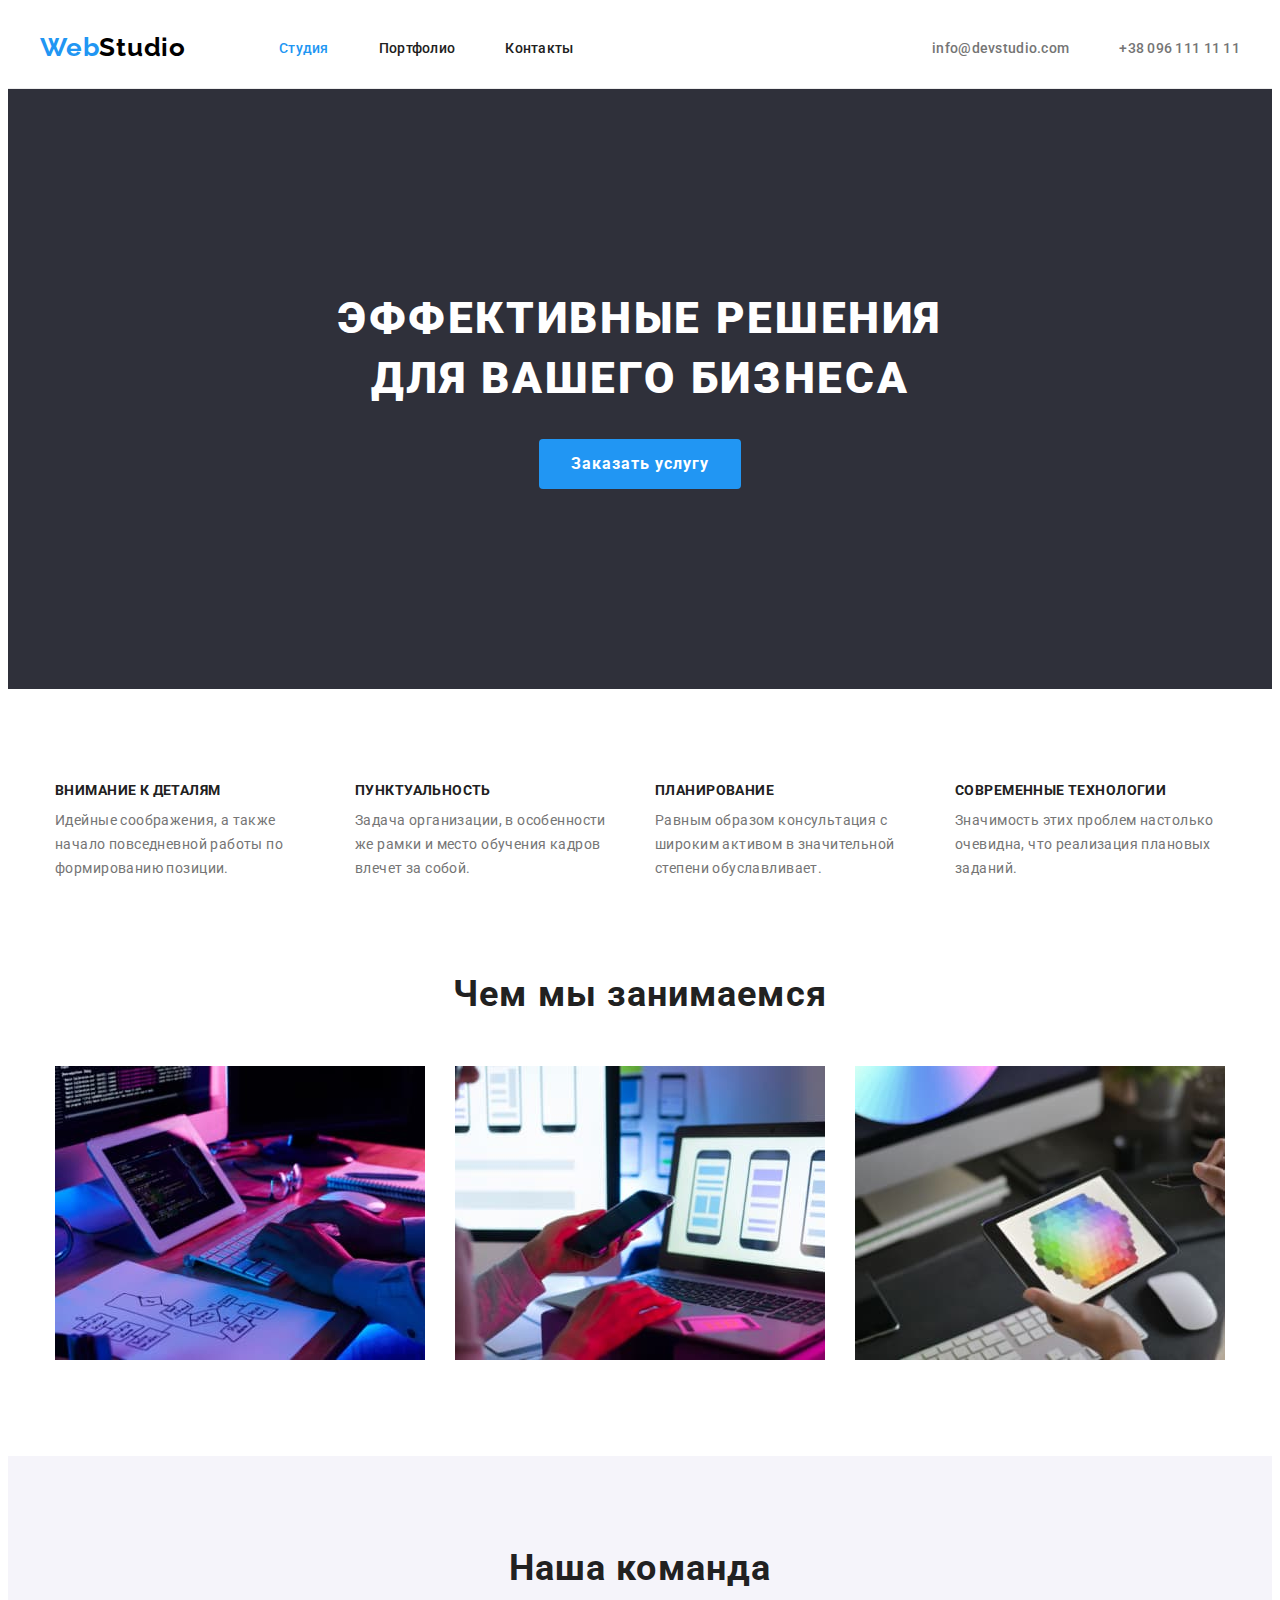
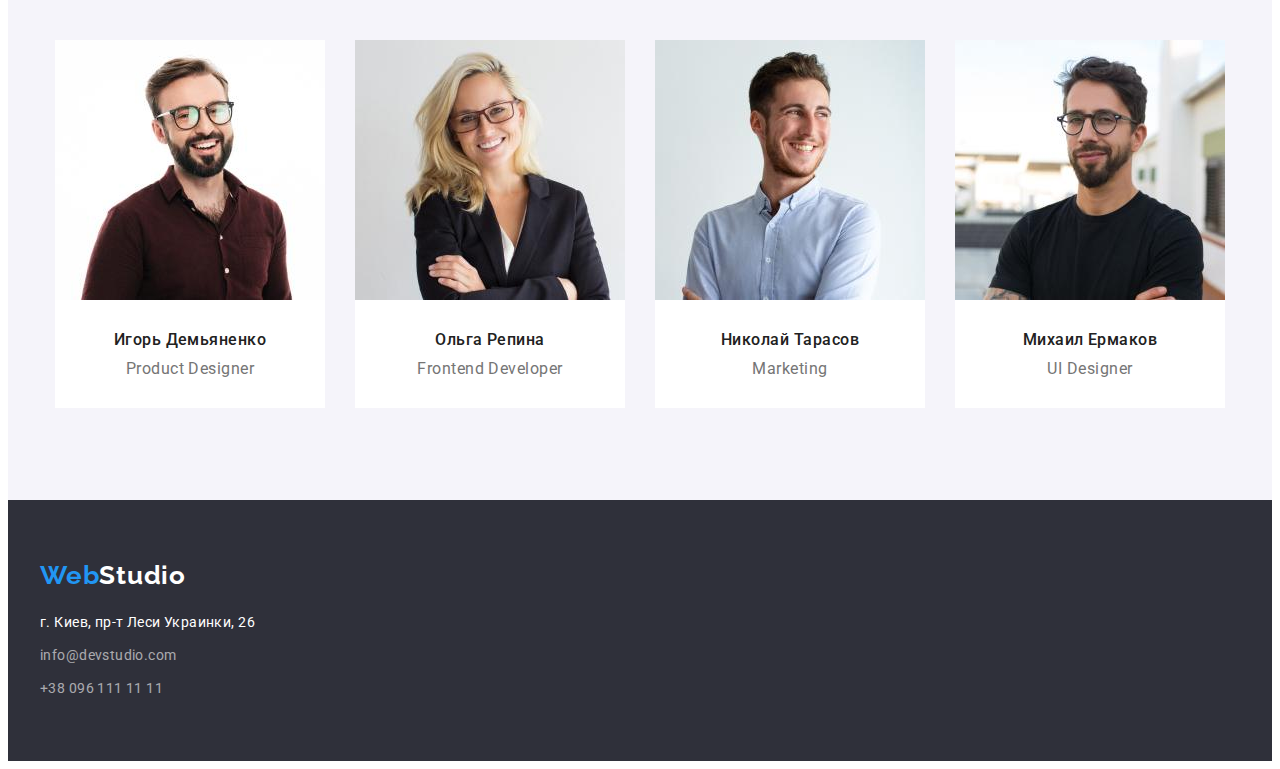
<file: index.html>
<!DOCTYPE html>
<html lang="ru">
  <head>
    <meta charset="UTF-8" />
    <meta http-equiv="X-UA-Compatible" content="IE=edge" />
    <meta name="viewport" content="width=device-width, initial-scale=1.0" />
    <title>WebStudio</title>
    <link rel="preconnect" href="https://fonts.googleapis.com" />
    <link rel="preconnect" href="https://fonts.gstatic.com" crossorigin />
    <link
      href="https://fonts.googleapis.com/css2?family=Raleway:wght@700&family=Roboto:wght@400;500;700;900&display=swap"
      rel="stylesheet"
    />
    <link
      rel="stylesheet"
      href="https://cdnjs.cloudflare.com/ajax/libs/modern-normalize/1.1.0/modern-normalize.min.css"
      integrity="sha512-wpPYUAdjBVSE4KJnH1VR1HeZfpl1ub8YT/NKx4PuQ5NmX2tKuGu6U/JRp5y+Y8XG2tV+wKQpNHVUX03MfMFn9Q=="
      crossorigin="anonymous"
      referrerpolicy="no-referrer"
    />
    <link rel="stylesheet" href="./css/style.css" />
  </head>
  <body>
    <header class="header">
      <div class="flex-header container">
        <nav class="header-navigation">
          <a class="header-logo link" href="">
            Web<span class="header-studio">Studio</span></a
          >
          <ul class="header-list list">
            <li class="header-item">
              <a href="./index.html" class="header-link link current">Студия</a>
            </li>
            <li class="header-item">
              <a href="./portfolio.html" class="header-link link">Портфолио</a>
            </li>
            <li class="header-item">
              <a href="" class="header-link link">Контакты</a>
            </li>
          </ul>
        </nav>
        <ul class="header-curent list">
          <li class="header-items">
            <a href="mailto:info@devstudio.com" class="text-item link"
              >info@devstudio.com</a
            >
          </li>
          <li class="header-items">
            <a href="tel:+380961111111" class="text-item link"
              >+38 096 111 11 11</a
            >
          </li>
        </ul>
      </div>
    </header>
    <main>
      <section class="hero">
        <div class="container">
          <h1 class="hero-title">Эффективные решения для вашего бизнеса</h1>
          <button class="hero-btn" type="button">Заказать услугу</button>
        </div>
      </section>
      <section class="features">
        <div class="container">
          <h2 hidden class="">Список</h2>
          <ul class="lists list text-list">
            <li>
              <h3 class="title-features">Внимание к деталям</h3>
              <p class="text">
                Идейные соображения, а также начало повседневной работы по
                формированию позиции.
              </p>
            </li>
            <li>
              <h3 class="title-features">Пунктуальность</h3>
              <p class="text">
                Задача организации, в особенности же рамки и место обучения
                кадров влечет за собой.
              </p>
            </li>
            <li>
              <h3 class="title-features">Планирование</h3>
              <p class="text">
                Равным образом консультация с широким активом в значительной
                степени обуславливает.
              </p>
            </li>
            <li>
              <h3 class="title-features">Современные технологии</h3>
              <p class="text">
                Значимость этих проблем настолько очевидна, что реализация
                плановых заданий.
              </p>
            </li>
          </ul>
        </div>
      </section>
      <section class="team-section">
        <div class="container">
          <h2 class="heading">Чем мы занимаемся</h2>
          <ul class="lists list lists-wrap">
            <li>
              <img
                src="./images/box1.jpg"
                width="370"
                height="294"
                alt="наберает код"
              />
            </li>
            <li>
              <img
                src="./images/box2.jpg"
                width="370"
                height="294"
                alt="Проверка оптимизации на ноутбуке"
              />
            </li>
            <li>
              <img
                src="./images/box3.jpg"
                width="370"
                height="294"
                alt="Планшет на котором изображена цветовая гамма"
              />
            </li>
          </ul>
        </div>
      </section>
      <section class="team">
        <div class="container">
          <h2 class="team-list">Наша команда</h2>
          <ul class="team-text list">
            <li>
              <img
                src="./images/time-card-1.jpg"
                width="270"
                height="260"
                alt="Игорь Демьяненко"
              />
              <div class="team-info">
                <h3 class="list-title">Игорь Демьяненко</h3>
                <p class="list-item" lang="en">Product Designer</p>
              </div>
            </li>
            <li>
              <img
                class="team-picture"
                src="./images/time-card-2.jpg"
                width="270"
                height="260"
                alt="Ольга Репина"
              />
              <div class="team-info">
                <h3 class="list-title">Ольга Репина</h3>
                <p class="list-item" lang="en">Frontend Developer</p>
              </div>
            </li>
            <li>
              <img
                src="./images/time-card-3.jpg"
                width="270"
                height="260"
                alt="Николай Тарасов"
              />
              <div class="team-info">
                <h3 class="list-title">Николай Тарасов</h3>
                <p class="list-item" lang="en">Marketing</p>
              </div>
            </li>
            <li>
              <img
                src="./images/time-card-4.jpg"
                width="270"
                height="260"
                alt="Михаил Ермаков"
              />
              <div class="team-info">
                <h3 class="list-title">Михаил Ермаков</h3>
                <p class="list-item" lang="en">UI Designer</p>
              </div>
            </li>
          </ul>
        </div>
      </section>
    </main>
    <footer class="footer">
      <div class="container">
        <a class="footer-logo link" href="">
          Web<span class="footer-studio">Studio</span></a
        >
        <address>
          <ul class="footer-list list">
            <li>
              <a
                class="footer-link link"
                href="https://www.google.com.ua/maps/place/%D0%B1%D1%83%D0%BB%D1%8C%D0%B2%D0%B0%D1%80+%D0%9B%D0%B5%D1%81%D1%96+%D0%A3%D0%BA%D1%80%D0%B0%D1%97%D0%BD%D0%BA%D0%B8,+26,+%D0%9A%D0%B8%D1%97%D0%B2,+02000/@50.4265841,30.5361971,17z/data=!3m1!4b1!4m5!3m4!1s0x40d4cf0e033ecbe9:0x57a4dffefec77da0!8m2!3d50.4265807!4d30.5383858!5m1!1e1?hl=uk"
                >г. Киев, пр-т Леси Украинки, 26</a
              >
            </li>
            <li>
              <a class="footer-mail link" href="mailto:info@devstudio.com"
                >info@devstudio.com</a
              >
            </li>
            <li>
              <a class="footer-tel link" href="tel:+380961111111"
                >+38 096 111 11 11</a
              >
            </li>
          </ul>
        </address>
      </div>
    </footer>
  </body>
</html>
</file>
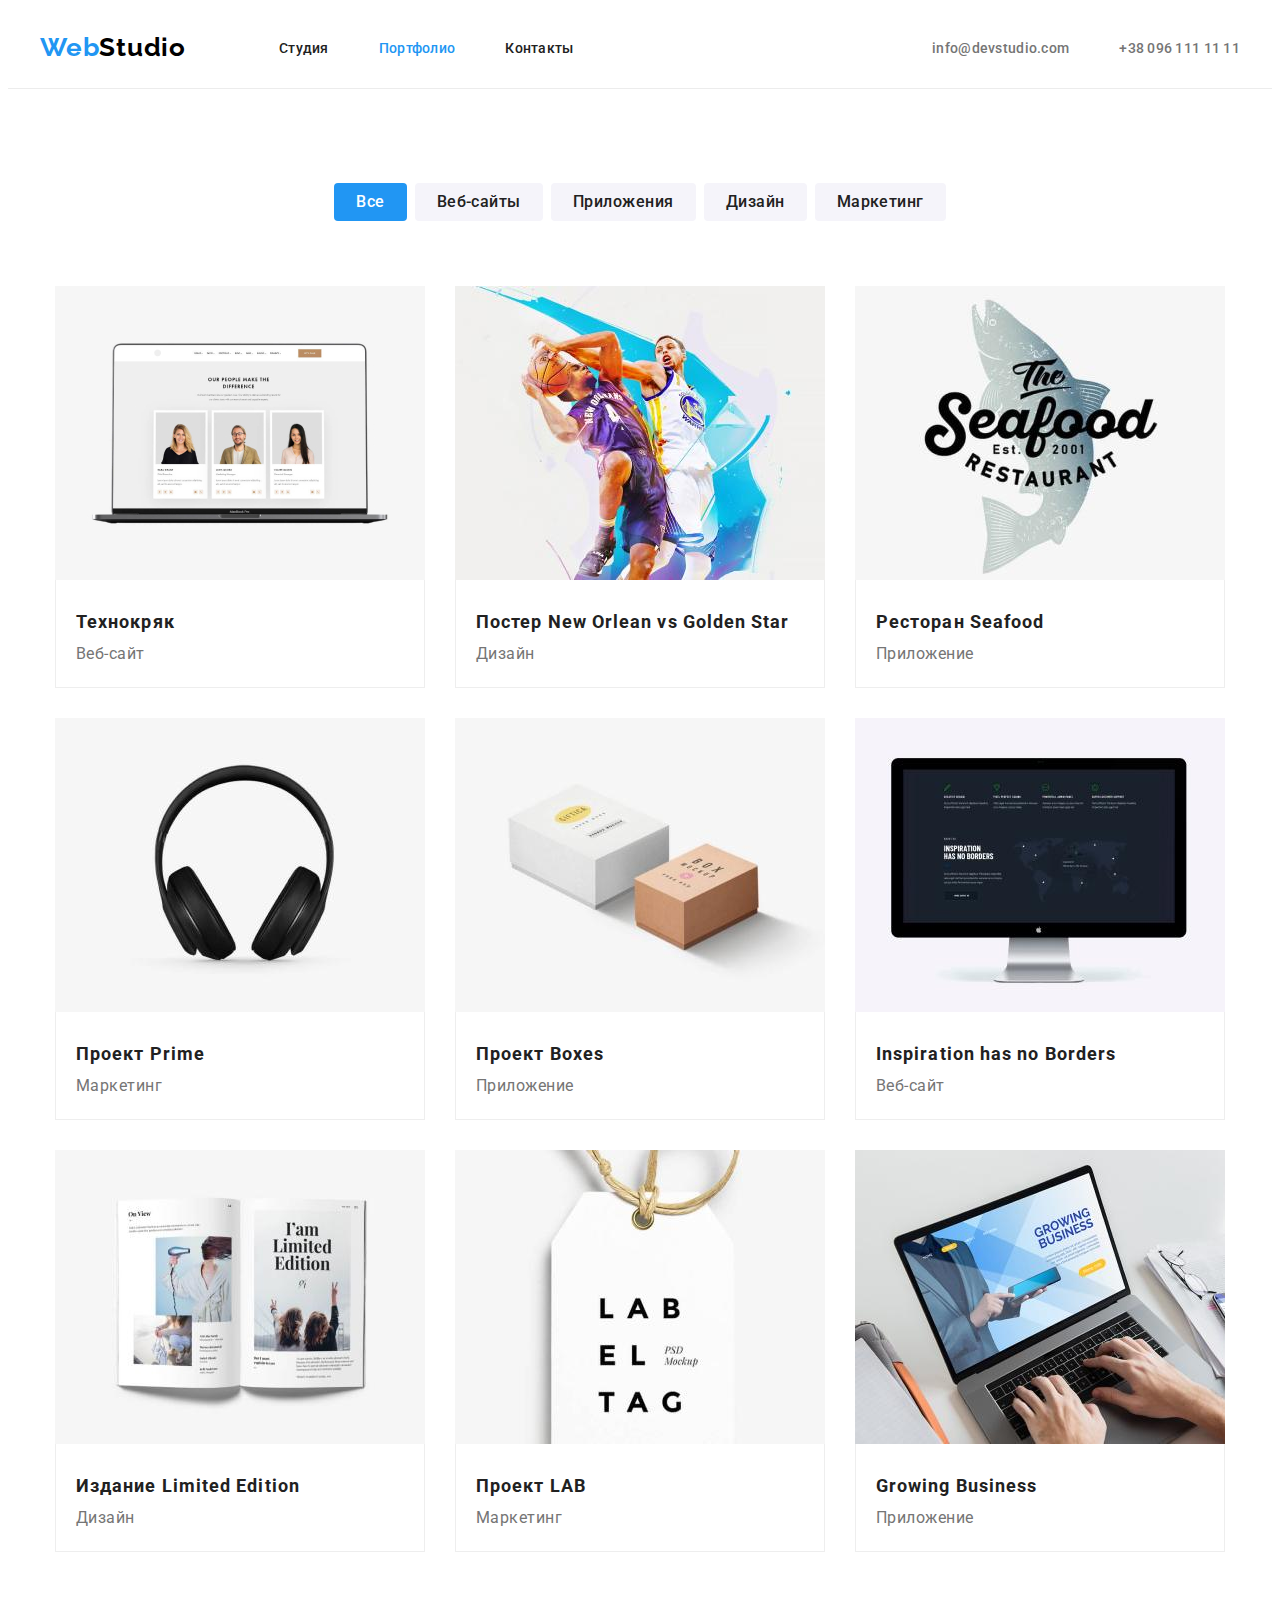
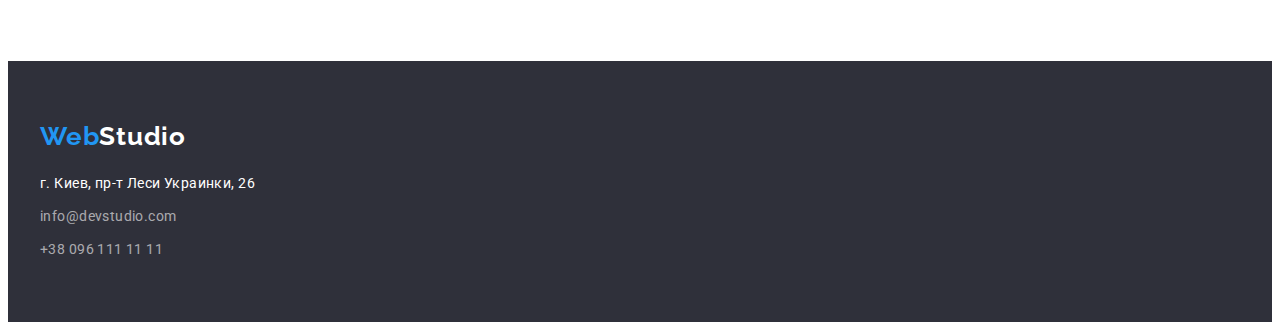
<file: portfolio.html>
<!DOCTYPE html>
<html lang="ru">
  <head>
    <meta charset="UTF-8" />
    <meta http-equiv="X-UA-Compatible" content="IE=edge" />
    <meta name="viewport" content="width=device-width, initial-scale=1.0" />
    <title>Portfolio</title>
    <link rel="preconnect" href="https://fonts.googleapis.com" />
    <link rel="preconnect" href="https://fonts.gstatic.com" crossorigin />
    <link
      href="https://fonts.googleapis.com/css2?family=Raleway:wght@700&family=Roboto:wght@400;500;700;900&display=swap"
      rel="stylesheet"
    />
    <link
      rel="stylesheet"
      href="https://cdnjs.cloudflare.com/ajax/libs/modern-normalize/1.1.0/modern-normalize.min.css"
      integrity="sha512-wpPYUAdjBVSE4KJnH1VR1HeZfpl1ub8YT/NKx4PuQ5NmX2tKuGu6U/JRp5y+Y8XG2tV+wKQpNHVUX03MfMFn9Q=="
      crossorigin="anonymous"
      referrerpolicy="no-referrer"
    />
    <link rel="stylesheet" href="./css/style.css" />
  </head>
  <body>
    <header class="header">
      <div class="flex-header container">
        <nav class="header-navigation">
          <a class="header-logo link" href="">
            Web<span class="header-studio">Studio</span></a
          >
          <ul class="header-list list">
            <li class="header-item">
              <a href="./index.html" class="header-link link">Студия</a>
            </li>
            <li class="header-item">
              <a href="./portfolio.html" class="header-link link current"
                >Портфолио</a
              >
            </li>
            <li class="header-item">
              <a href="" class="header-link link">Контакты</a>
            </li>
          </ul>
        </nav>
        <ul class="header-curent list">
          <li class="header-items">
            <a href="mailto:info@devstudio.com" class="text-item link"
              >info@devstudio.com</a
            >
          </li>
          <li class="header-items">
            <a href="tel:+380961111111" class="text-item link"
              >+38 096 111 11 11</a
            >
          </li>
        </ul>
      </div>
    </header>
    <main>
      <section class="section-list">
        <div class="container">
          <h1 hidden>Список</h1>
          <ul class="profile-list">
            <li><button type="button" class="list-btn active">Все</button></li>
            <li><button type="button" class="list-btn">Веб-сайты</button></li>
            <li><button type="button" class="list-btn">Приложения</button></li>
            <li><button type="button" class="list-btn">Дизайн</button></li>
            <li><button type="button" class="list-btn">Маркетинг</button></li>
          </ul>

          <ul class="portfolio-list">
            <li class="portfolio-item list">
              <img src="./images/img-1.jpg" width="370" height="294" alt="" />
              <div class="portfolio-content">
                <h2 class="portfolio-title">Технокряк</h2>
                <p class="portfolio-text">Веб-сайт</p>
              </div>
            </li>
            <li class="portfolio-item list">
              <img src="./images/img-2.jpg" width="370" height="294" alt="" />
              <div class="portfolio-content">
                <h2 class="portfolio-title">
                  Постер New Orlean vs Golden Star
                </h2>

                <p class="portfolio-text">Дизайн</p>
              </div>
            </li>
            <li class="portfolio-item list">
              <img src="./images/img-3.jpg" width="370" height="294" alt="" />
              <div class="portfolio-content">
                <h2 class="portfolio-title">Ресторан Seafood</h2>
                <p class="portfolio-text">Приложение</p>
              </div>
            </li>
            <li class="portfolio-item list">
              <img src="./images/img-4.jpg" width="370" height="294" alt="" />
              <div class="portfolio-content">
                <h2 class="portfolio-title">Проект Prime</h2>
                <p class="portfolio-text">Маркетинг</p>
              </div>
            </li>
            <li class="portfolio-item list">
              <img src="./images/img-5.jpg" width="370" height="294" alt="" />
              <div class="portfolio-content">
                <h2 class="portfolio-title">Проект Boxes</h2>
                <p class="portfolio-text">Приложение</p>
              </div>
            </li>
            <li class="portfolio-item list">
              <img src="./images/img-6.jpg" width="370" height="294" alt="" />
              <div class="portfolio-content">
                <h2 class="portfolio-title">Inspiration has no Borders</h2>
                <p class="portfolio-text">Веб-сайт</p>
              </div>
            </li>
            <li class="portfolio-item list">
              <img src="./images/img-7.jpg" width="370" height="294" alt="" />
              <div class="portfolio-content">
                <h2 class="portfolio-title">Издание Limited Edition</h2>
                <p class="portfolio-text">Дизайн</p>
              </div>
            </li>
            <li class="portfolio-item list">
              <img src="./images/img-8.jpg" width="370" height="294" alt="" />
              <div class="portfolio-content">
                <h2 class="portfolio-title">Проект LAB</h2>
                <p class="portfolio-text">Маркетинг</p>
              </div>
            </li>
            <li class="portfolio-item list">
              <img src="./images/img-9.jpg" width="370" height="294" alt="" />
              <div class="portfolio-content">
                <h2 class="portfolio-title">Growing Business</h2>
                <p class="portfolio-text">Приложение</p>
              </div>
            </li>
          </ul>
        </div>
      </section>
    </main>
    <footer class="footer">
      <div class="container">
        <a class="footer-logo link" href="">
          Web<span class="footer-studio">Studio</span></a
        >
        <address>
          <ul class="footer-list list">
            <li>
              <a
                class="footer-link link"
                href="https://www.google.com.ua/maps/place/%D0%B1%D1%83%D0%BB%D1%8C%D0%B2%D0%B0%D1%80+%D0%9B%D0%B5%D1%81%D1%96+%D0%A3%D0%BA%D1%80%D0%B0%D1%97%D0%BD%D0%BA%D0%B8,+26,+%D0%9A%D0%B8%D1%97%D0%B2,+02000/@50.4265841,30.5361971,17z/data=!3m1!4b1!4m5!3m4!1s0x40d4cf0e033ecbe9:0x57a4dffefec77da0!8m2!3d50.4265807!4d30.5383858!5m1!1e1?hl=uk"
                >г. Киев, пр-т Леси Украинки, 26</a
              >
            </li>
            <li>
              <a class="footer-mail link" href="mailto:info@devstudio.com"
                >info@devstudio.com</a
              >
            </li>
            <li>
              <a class="footer-tel link" href="tel:+380961111111"
                >+38 096 111 11 11</a
              >
            </li>
          </ul>
        </address>
      </div>
    </footer>
  </body>
</html>
</file>
<file: css/style.css>
:root {
  --main-title-color: #ffffff;
  --second-title-color: #212121;
  --first-text-color: #757575;
  --second-text-color: rgba(255, 255, 255, 0.6);
  --first-button-color: #2196f3;
}
body {
  font-family: Roboto, sans-serif;
}
p,
h1,
h2,
h3,
h4,
h5,
h6 {
  margin: 0 auto;
}

ul {
  padding: 0;
  margin: 0;
}
.flex-header.container {
  display: flex;
  justify-content: space-between;
  align-items: center;
}
.container {
  max-width: 1200px;
  margin: 0 auto;
}
.header {
  border-bottom: 1px solid #ececec;
}
.header-navigation {
  display: inline-flex;
  align-items: center;
}

.header-list {
  display: flex;
}

.header-curent {
  display: inline-flex;
  align-items: center;
}

.list {
  list-style: none;
}
.link {
  text-decoration: none;
}
/*--------------HEADER----------*/
.header-logo {
  font-family: Raleway;
  font-style: normal;
  font-weight: 700;
  font-size: 26px;
  line-height: 1.19;
  letter-spacing: 0.03em;
  color: #2196f3;
  margin-right: 93px;
  padding-top: 24px;
  padding-bottom: 25px;
}
.header-item {
  margin-right: 50px;
}
.header-list li:last-child {
  margin-right: 0;
}

.header-studio {
  font-family: Raleway;
  font-style: normal;
  font-weight: 700;
  font-size: 26px;
  line-height: 1.19;
  letter-spacing: 0.03em;
  color: #000000;
}
.header-link {
  font-family: Roboto;
  font-weight: 500;
  font-size: 14px;
  line-height: 1.14;
  letter-spacing: 0.02em;
  color: #212121;
  padding-top: 32px;
  padding-bottom: 32px;
}
.header-link:hover,
.header-link:focus,
.text-item:hover,
.text-item:focus {
  color: #2196f3;
}
.header-link.current {
  color: #2196f3;
}
.header-curent li:last-child {
  margin: 0;
}
.text-item {
  font-family: Roboto;
  font-weight: 500;
  font-size: 14px;
  line-height: 1.14;
  letter-spacing: 0.02em;
  color: #757575;

  padding-top: 32px;
  padding-bottom: 32px;
}
.header-items {
  margin-right: 50px;
}
/*----------------HERO--------------*/
.hero {
  background: #2f303a;
  padding: 200px 0;
  text-align: center;
}
.hero-title {
  font-family: Roboto;
  font-weight: 900;
  font-size: 44px;
  line-height: 1.36;
  letter-spacing: 0.06em;
  text-transform: uppercase;
  color: #ffffff;
  margin-bottom: 30px;
  width: 698px;
}
.hero-btn {
  cursor: pointer;
  background-color: #2196f3;
  font-family: inherit;
  font-style: normal;
  font-weight: 700;
  font-size: 16px;
  line-height: 1.88;
  letter-spacing: 0.06em;
  color: #ffffff;
  border: 0;
  border-radius: 4px;
  padding-top: 10px;
  padding-bottom: 10px;
  padding-left: 32px;
  padding-right: 32px;
}
.title-features {
  font-style: normal;
  font-weight: 700;
  font-size: 14px;
  line-height: 1.14;
  letter-spacing: 0.03em;
  text-transform: uppercase;
  color: #212121;
  margin-bottom: 10px;
}
.text-list li {
  width: 270px;
}
.team-section {
  padding-bottom: 92px;
}
.heading {
  margin-bottom: 50px;
}
.text {
  font-size: 14px;
  line-height: 1.71;
  letter-spacing: 0.03em;
  color: #757575;
}
.heading {
  font-weight: 700;
  font-size: 36px;
  line-height: 1.16;
  text-align: center;
  letter-spacing: 0.03em;
  color: #212121;
}
/*--------------TEAM-------------*/
.team {
  background: #f5f4fa;
  padding: 92px 0;
}

.team-list {
  font-weight: 700;
  font-size: 36px;
  line-height: 1.16;
  text-align: center;
  letter-spacing: 0.03em;
  color: #212121;
  margin-bottom: 50px;
}

.list-title {
  font-weight: 500;
  font-size: 16px;
  line-height: 1.19;
  letter-spacing: 0.03em;
  color: #212121;
  margin-bottom: 10px;
}
.list-item {
  font-size: 16px;
  line-height: 1.19;
  letter-spacing: 0.03em;
  color: #757575;
}
.team-text {
  display: flex;
  padding: 0 15px;
}
.team-text li:last-child {
  margin-right: 0;
}
.team-text img {
  display: block;
  max-width: 100%;
  line-height: 0;
}
.team-info {
  padding: 30px 0;
  text-align: center;
}

.team-text li {
  background: #ffffff;
  display: inline-block;
  max-width: 270px;
  width: 100%;
  margin-right: 30px;
}
.features {
  padding-top: 94px;
  padding-bottom: 94px;
}

.lists li:last-child {
  margin-right: 0;
}
.lists li {
  margin-right: 30px;
}

.lists {
  display: flex;
  padding: 0 15px;
}

.portfolio-item {
  margin: 15px;
  width: calc(33% - 26px);
}

.portfolio-item img {
  max-width: 370px;
  width: 100%;
  display: block;
}

.portfolio-list {
  display: flex;
  flex-wrap: wrap;
}
.portfolio-content {
  border-left: 1px solid #eeeeee;
  border-right: 1px solid #eeeeee;
  border-bottom: 1px solid #eeeeee;
  padding: 24px 20px 24px;
}
/*---------------FOOTER----------*/
.footer {
  background: #2f303a;
  padding: 60px 0px;
}
.footer-logo {
  font-family: Raleway;
  font-style: normal;
  font-weight: 700;
  font-size: 26px;
  line-height: 1.19;
  letter-spacing: 0.03em;
  color: #2196f3;
  display: block;
  margin-bottom: 20px;
}
.footer-studio {
  font-family: Raleway;
  font-style: normal;
  font-weight: 700;
  font-size: 26px;
  line-height: 1.19;
  letter-spacing: 0.03em;
  color: #ffffff;
}
.footer-link {
  font-family: Roboto;
  font-style: normal;
  font-weight: normal;
  font-size: 14px;
  line-height: 1.71;
  letter-spacing: 0.03em;
  color: #ffffff;
  margin-bottom: 9px;
}
.footer-mail {
  font-family: Roboto;
  font-style: normal;
  font-weight: normal;
  font-size: 14px;
  line-height: 1.71;
  letter-spacing: 0.03em;
  color: rgba(255, 255, 255, 0.6);
}
.footer-tel {
  font-family: Roboto;
  font-style: normal;
  font-weight: normal;
  font-size: 14px;
  line-height: 1.71;
  letter-spacing: 0.03em;
  color: rgba(255, 255, 255, 0.6);
}
.footer-mail:hover,
.footer-mail:focus,
.footer-tel:hover,
.footer-tel:focus,
.footer-link:hover,
.footer-link:focus {
  color: #2196f3;
}

.footer-list li {
  margin-bottom: 9px;
}
.footer-list li:last-child {
  margin-bottom: 0;
}
/*---------------PORTFOLIO--------*/
.list-btn {
  border: 0;
  background: #f5f4fa;
  border-radius: 4px;
  font-family: Roboto;
  font-style: normal;
  font-weight: 500;
  font-size: 16px;
  line-height: 1.62;
  letter-spacing: 0.03em;
  color: #212121;
  padding: 6px 22px 6px 22px;
}

.list-btn:hover,
.list-btn:focus {
  color: #ffffff;
  background: #2196f3;
}
.active {
  background: #2196f3;
  color: #ffffff;
}
.portfolio-title {
  font-weight: 700;
  font-size: 18px;
  line-height: 2;
  letter-spacing: 0.06em;
  color: #212121;
  margin-bottom: 4px;
}
.portfolio-text {
  font-weight: normal;
  font-size: 16px;
  line-height: 1.19;
  letter-spacing: 0.03em;
  color: #757575;
}
.profile-list li {
  margin-right: 8px;
}
.profile-list li:last-child {
  margin: 0;
}
.profile-list {
  display: flex;
  justify-content: center;
  list-style: none;
  margin-bottom: 50px;
}

.section-list {
  padding: 94px 0;
}
</file>
